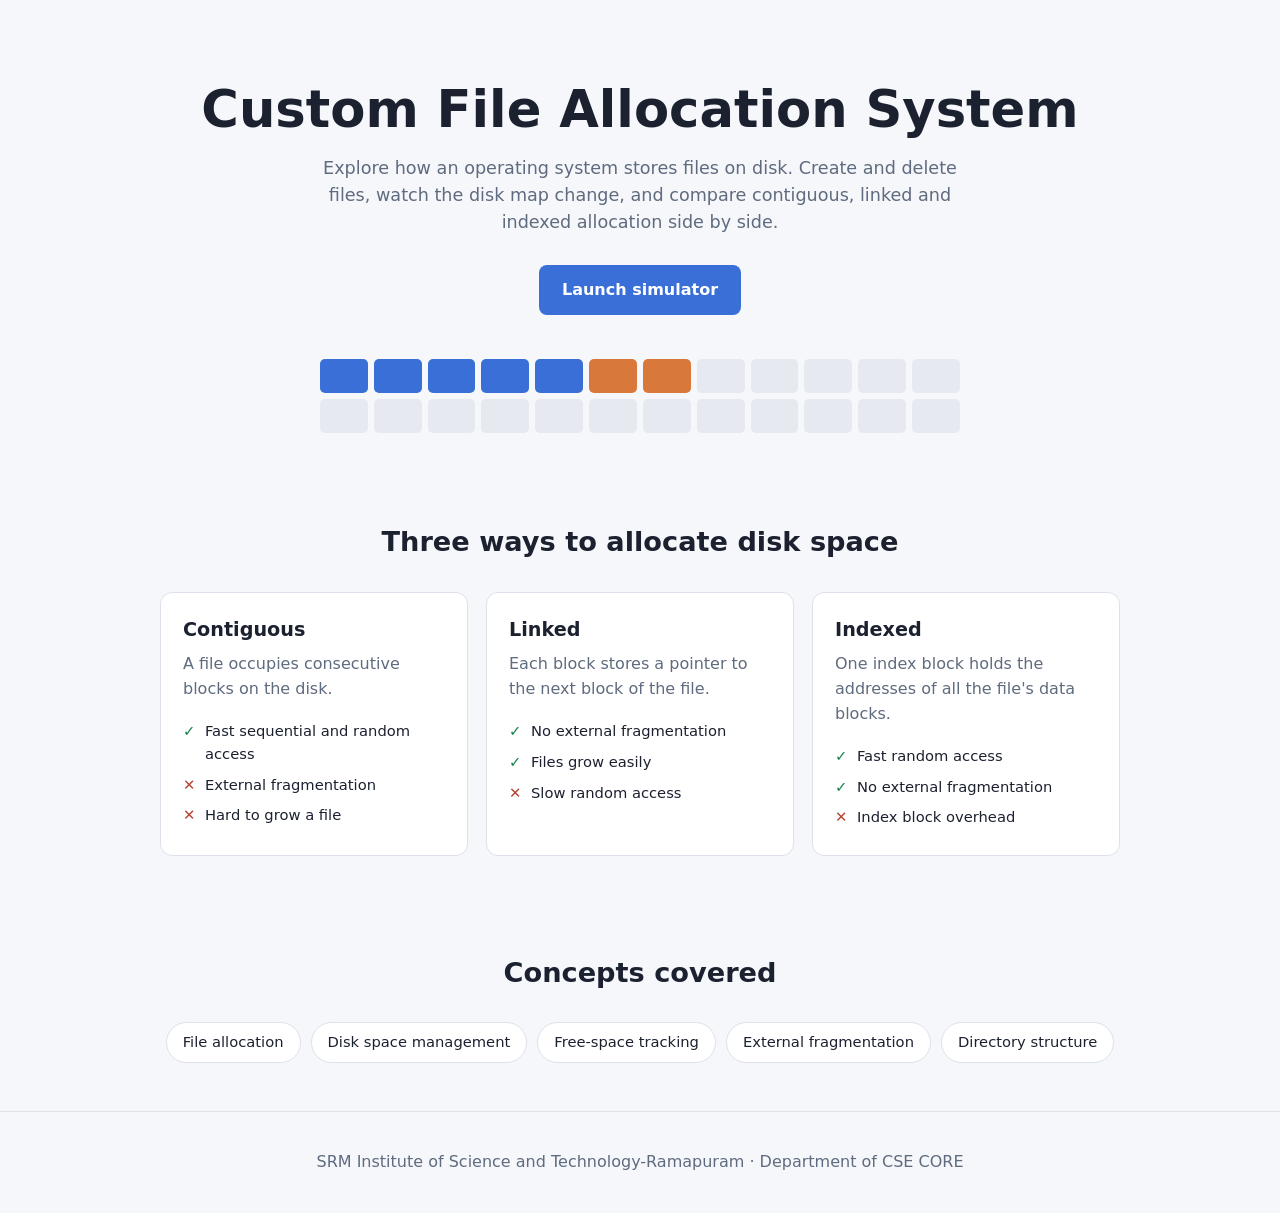
<file: index.html>
<!DOCTYPE html>
<html lang="en">
<head>
  <meta charset="UTF-8">
  <meta name="viewport" content="width=device-width, initial-scale=1">
  <title>Custom File Allocation System</title>
  <link rel="stylesheet" href="landing.css">
</head>
<body>

  <section class="hero">
    <h1>Custom File Allocation System</h1>
    <p class="lead">
      Explore how an operating system stores files on disk. Create and delete
      files, watch the disk map change, and compare contiguous, linked and
      indexed allocation side by side.
    </p>
    <div class="actions">
      <a href="simulator.html" class="btn primary">Launch simulator</a>
    </div>

    <div class="demo" id="demo" aria-hidden="true"></div>
  </section>

  <section id="methods" class="section">
    <h2>Three ways to allocate disk space</h2>
    <div class="cards">

      <article class="card">
        <h3>Contiguous</h3>
        <p>A file occupies consecutive blocks on the disk.</p>
        <ul>
          <li class="pro">Fast sequential and random access</li>
          <li class="con">External fragmentation</li>
          <li class="con">Hard to grow a file</li>
        </ul>
      </article>

      <article class="card">
        <h3>Linked</h3>
        <p>Each block stores a pointer to the next block of the file.</p>
        <ul>
          <li class="pro">No external fragmentation</li>
          <li class="pro">Files grow easily</li>
          <li class="con">Slow random access</li>
        </ul>
      </article>

      <article class="card">
        <h3>Indexed</h3>
        <p>One index block holds the addresses of all the file's data blocks.</p>
        <ul>
          <li class="pro">Fast random access</li>
          <li class="pro">No external fragmentation</li>
          <li class="con">Index block overhead</li>
        </ul>
      </article>

    </div>
  </section>

  <section id="concepts" class="section">
    <h2>Concepts covered</h2>
    <div class="chips">
      <span>File allocation</span>
      <span>Disk space management</span>
      <span>Free-space tracking</span>
      <span>External fragmentation</span>
      <span>Directory structure</span>
    </div>
  </section>

  <footer>
    <p>SRM Institute of Science and Technology-Ramapuram · Department of CSE CORE</p>
  </footer>

  <script>
    /* Small animated disk strip in the hero */
    (function () {
      const demo = document.getElementById("demo");
      const total = 24;
      const colors = ["#3b6fd8", "#d8793b", "#2f9e6b", "#9b59b6"];
      const cells = [];

      for (let i = 0; i < total; i++) {
        const c = document.createElement("div");
        c.className = "cell";
        demo.appendChild(c);
        cells.push(c);
      }

      let pos = 0, colorIdx = 0;
      function step() {
        if (pos >= total) {
          cells.forEach((c) => { c.style.background = ""; });
          pos = 0;
          return;
        }
        const size = 2 + Math.floor(Math.random() * 4);
        const color = colors[colorIdx++ % colors.length];
        for (let k = 0; k < size && pos < total; k++, pos++) {
          cells[pos].style.background = color;
        }
      }

      step();
      setInterval(step, 900);
    })();
  </script>
</body>
</html>
</file>
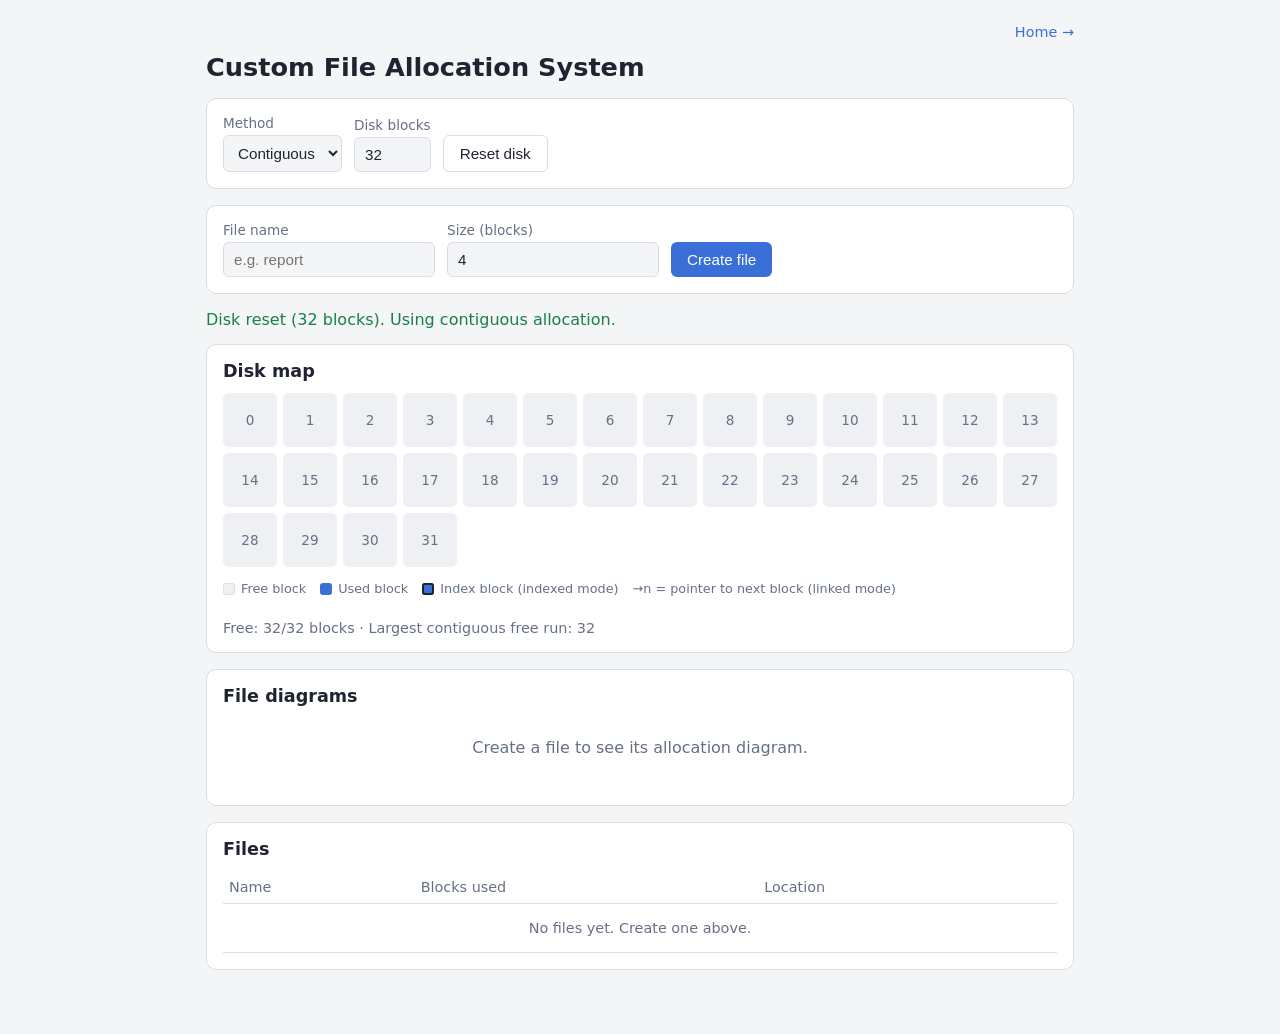
<file: simulator.html>
<!DOCTYPE html>
<html lang="en">
<head>
  <meta charset="UTF-8">
  <meta name="viewport" content="width=device-width, initial-scale=1">
  <title>File Allocation Simulator</title>
  <link rel="stylesheet" href="style.css">
</head>
<body>
  <main>
    <a href="index.html" class="home-link">Home →</a>
    <h1>Custom File Allocation System</h1>

    <section class="panel row">
      <label>Method
        <select id="method">
          <option value="contiguous">Contiguous</option>
          <option value="linked">Linked</option>
          <option value="indexed">Indexed</option>
        </select>
      </label>
      <label>Disk blocks
        <input id="blocks" type="number" min="8" max="128" value="32">
      </label>
      <button id="reset" class="secondary">Reset disk</button>
    </section>

    <section class="panel row">
      <label>File name
        <input id="fname" type="text" placeholder="e.g. report">
      </label>
      <label>Size (blocks)
        <input id="fsize" type="number" min="1" value="4">
      </label>
      <button id="create">Create file</button>
    </section>

    <p id="message" role="status"></p>

    <section class="panel">
      <h2>Disk map</h2>
      <div id="disk"></div>
      <div class="key">
        <span class="chip"><span class="swatch free"></span>Free block</span>
        <span class="chip"><span class="swatch used"></span>Used block</span>
        <span class="chip"><span class="swatch idx"></span>Index block (indexed mode)</span>
        <span class="chip">→n = pointer to next block (linked mode)</span>
      </div>
      <div id="legend"></div>
      <p id="stats"></p>
    </section>

    <section class="panel">
      <h2>File diagrams</h2>
      <div id="diagrams"></div>
    </section>

    <section class="panel">
      <h2>Files</h2>
      <table>
        <thead>
          <tr><th>Name</th><th>Blocks used</th><th>Location</th><th></th></tr>
        </thead>
        <tbody id="files"></tbody>
      </table>
    </section>
  </main>
  <script src="script.js"></script>
</body>
</html>
</file>
<file: landing.css>
:root {
  --bg: #f6f7fb;
  --panel: #ffffff;
  --text: #1c2130;
  --muted: #5f6b7e;
  --border: #dde1ea;
  --accent: #3b6fd8;
  --accent-text: #ffffff;
  --free: #e6e9f0;
  --pro: #1a7f4b;
  --con: #b4432f;
}

@media (prefers-color-scheme: dark) {
  :root {
    --bg: #12141a;
    --panel: #1b1e26;
    --text: #e9ebf2;
    --muted: #9aa4b6;
    --border: #2d3240;
    --accent: #6c93f0;
    --accent-text: #0e1220;
    --free: #272b36;
    --pro: #4cc38a;
    --con: #ff8a78;
  }
}

* { box-sizing: border-box; }
html { scroll-behavior: smooth; }

body {
  margin: 0;
  background: var(--bg);
  color: var(--text);
  font-family: system-ui, -apple-system, "Segoe UI", Roboto, sans-serif;
  line-height: 1.55;
}

a { color: inherit; text-decoration: none; }

/* ---------- hero ---------- */
.hero {
  max-width: 1000px;
  margin: 0 auto;
  padding: 80px 20px 40px;
  text-align: center;
}
.hero h1 {
  font-size: clamp(2rem, 5vw, 3.2rem);
  line-height: 1.15;
  margin: 0 0 16px;
}
.lead {
  max-width: 640px;
  margin: 0 auto 28px;
  font-size: 1.1rem;
  color: var(--muted);
}

.actions { display: flex; justify-content: center; flex-wrap: wrap; gap: 12px; }
.btn {
  display: inline-block;
  padding: 12px 22px;
  border-radius: 8px;
  font-weight: 600;
  border: 1px solid transparent;
  transition: transform 0.15s, filter 0.15s;
}
.btn:hover { transform: translateY(-2px); }
.btn.primary { background: var(--accent); color: var(--accent-text); }
.btn.primary:hover { filter: brightness(1.1); }

/* ---------- animated disk strip ---------- */
.demo {
  max-width: 640px;
  margin: 44px auto 0;
  display: grid;
  grid-template-columns: repeat(12, 1fr);
  gap: 6px;
}
.cell {
  height: 34px;
  border-radius: 5px;
  background: var(--free);
  transition: background 0.4s;
}

/* ---------- sections ---------- */
.section {
  max-width: 1000px;
  margin: 0 auto;
  padding: 48px 20px;
}
.section h2 {
  text-align: center;
  font-size: 1.7rem;
  margin: 0 0 28px;
}

.cards {
  display: grid;
  grid-template-columns: repeat(auto-fit, minmax(250px, 1fr));
  gap: 18px;
}
.card {
  background: var(--panel);
  border: 1px solid var(--border);
  border-radius: 12px;
  padding: 22px;
}
.card h3 { margin: 0 0 8px; font-size: 1.2rem; }
.card p { margin: 0 0 14px; color: var(--muted); }
.card ul { list-style: none; margin: 0; padding: 0; font-size: 0.92rem; }
.card li { padding: 4px 0 4px 22px; position: relative; }
.card li::before { position: absolute; left: 0; font-weight: 700; }
.card li.pro::before { content: "✓"; color: var(--pro); }
.card li.con::before { content: "✕"; color: var(--con); }

.chips { display: flex; flex-wrap: wrap; justify-content: center; gap: 10px; }
.chips span {
  padding: 8px 16px;
  background: var(--panel);
  border: 1px solid var(--border);
  border-radius: 999px;
  font-size: 0.92rem;
}

/* ---------- footer ---------- */
footer {
  border-top: 1px solid var(--border);
  padding: 22px 20px;
  text-align: center;
  color: var(--muted);
  font-size: 1rem;
}

@media (max-width: 560px) {
  .demo { grid-template-columns: repeat(8, 1fr); }
}
</file>
<file: style.css>
:root {
  --bg: #f4f5f7;
  --panel: #ffffff;
  --text: #1f2430;
  --muted: #667085;
  --border: #d9dde5;
  --accent: #3b6fd8;
  --free: #eef0f4;
  --ok: #1a7f4b;
  --error: #c0392b;
}

@media (prefers-color-scheme: dark) {
  :root {
    --bg: #14161b;
    --panel: #1d2027;
    --text: #e8eaf0;
    --muted: #9aa3b2;
    --border: #2f3440;
    --accent: #6c93f0;
    --free: #272b34;
    --ok: #4cc38a;
    --error: #ff7b6e;
  }
}

* { box-sizing: border-box; }

body {
  margin: 0;
  background: var(--bg);
  color: var(--text);
  font-family: system-ui, -apple-system, "Segoe UI", Roboto, sans-serif;
}

main { max-width: 900px; margin: 0 auto; padding: 24px 16px 48px; }
h1 { font-size: 1.6rem; margin: 0 0 16px; }
h2 { font-size: 1.1rem; margin: 0 0 12px; }

.home-link {
  display: block;
  width: 100%;
  text-align: right;
  margin-bottom: 12px;
  color: var(--accent);
  text-decoration: none;
  font-size: 0.9rem;
}
.home-link:hover { text-decoration: underline; }

.panel {
  background: var(--panel);
  border: 1px solid var(--border);
  border-radius: 10px;
  padding: 16px;
  margin-bottom: 16px;
}

.row { display: flex; flex-wrap: wrap; gap: 12px; align-items: flex-end; }

label {
  display: flex;
  flex-direction: column;
  gap: 4px;
  font-size: 0.85rem;
  color: var(--muted);
}

input, select {
  padding: 8px 10px;
  border: 1px solid var(--border);
  border-radius: 6px;
  background: var(--bg);
  color: var(--text);
  font-size: 0.95rem;
}

button {
  padding: 9px 16px;
  border: 0;
  border-radius: 6px;
  background: var(--accent);
  color: #fff;
  font-size: 0.95rem;
  cursor: pointer;
}
button:hover { filter: brightness(1.1); }
button.secondary {
  background: transparent;
  color: var(--text);
  border: 1px solid var(--border);
}

#message { min-height: 1.4em; margin: 0 0 12px; font-weight: 500; }
#message.ok { color: var(--ok); }
#message.error { color: var(--error); }

/* ---------- disk map ---------- */
#disk {
  display: grid;
  grid-template-columns: repeat(auto-fill, minmax(52px, 1fr));
  gap: 6px;
}

.block {
  height: 54px;
  display: flex;
  flex-direction: column;
  align-items: center;
  justify-content: center;
  gap: 2px;
  border-radius: 6px;
  background: var(--free);
  color: var(--muted);
  font-size: 0.85rem;
  line-height: 1.1;
  border: 2px solid transparent;
  transition: transform 0.12s;
}
.block:hover { transform: scale(1.06); }
.block.used { color: #fff; font-weight: 600; }
.block.index { border-color: var(--text); }
.block small { font-size: 0.65rem; font-weight: 500; opacity: 0.92; }

.key {
  display: flex;
  flex-wrap: wrap;
  gap: 14px;
  margin-top: 14px;
  font-size: 0.8rem;
  color: var(--muted);
}
.key .swatch { display: inline-block; }
.swatch.free { background: var(--free); border: 1px solid var(--border); }
.swatch.used { background: var(--accent); }
.swatch.idx { background: var(--accent); outline: 2px solid var(--text); outline-offset: -2px; }

#legend { display: flex; flex-wrap: wrap; gap: 8px; margin-top: 12px; }
.chip {
  display: inline-flex;
  align-items: center;
  gap: 6px;
  font-size: 0.8rem;
}
.swatch { width: 12px; height: 12px; border-radius: 3px; }

#stats { color: var(--muted); font-size: 0.9rem; margin: 12px 0 0; }

/* ---------- file diagrams ---------- */
.diagram {
  border: 1px solid var(--border);
  border-radius: 8px;
  padding: 12px;
  margin-bottom: 12px;
}
.diagram:last-child { margin-bottom: 0; }
.diagram h3 { margin: 0 0 8px; font-size: 0.95rem; }
.diagram h3 span { color: var(--muted); font-weight: 400; }
.diagram svg { display: block; max-width: 100%; height: auto; color: var(--text); }
.diagram .caption { margin: 8px 0 0; font-size: 0.82rem; color: var(--muted); }

/* ---------- table ---------- */
table { width: 100%; border-collapse: collapse; font-size: 0.9rem; }
th, td {
  text-align: left;
  padding: 8px 6px;
  border-bottom: 1px solid var(--border);
}
th { color: var(--muted); font-weight: 500; }
td.loc { word-break: break-word; }
td button { padding: 4px 10px; font-size: 0.8rem; background: var(--error); }
.empty { color: var(--muted); text-align: center; padding: 16px; }
</file>
